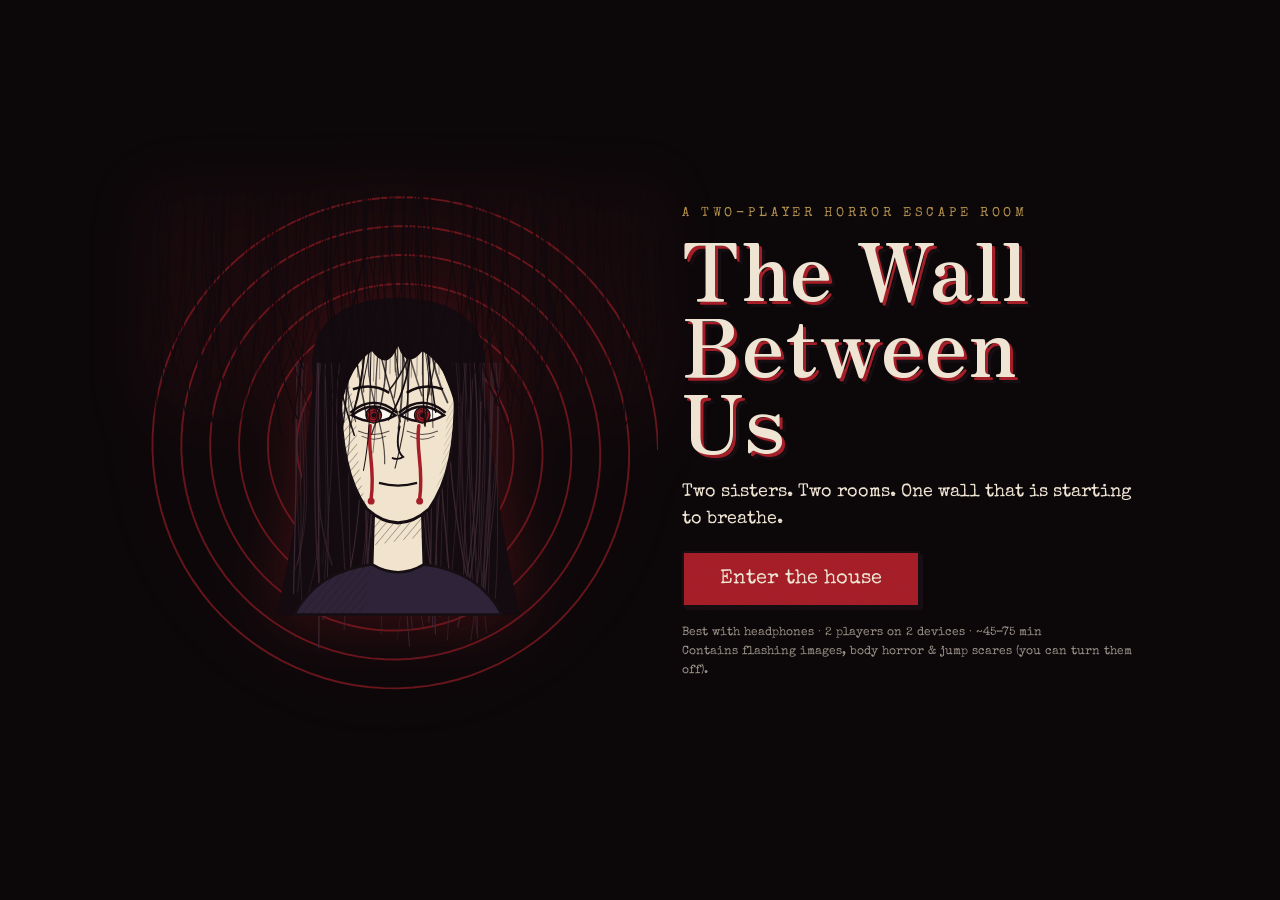
<file: index.html>
<!doctype html>
<html lang="en">
<head>
  <meta charset="utf-8">
  <meta name="viewport" content="width=device-width, initial-scale=1">
  <title>The Wall Between Us</title>
  <meta name="description" content="A two-player co-op horror escape room. Two sisters, two rooms, one wall.">
  <link rel="preconnect" href="https://fonts.googleapis.com">
  <link rel="preconnect" href="https://fonts.gstatic.com" crossorigin>
  <link href="https://fonts.googleapis.com/css2?family=Rock+Salt&family=Special+Elite&family=Zen+Antique&display=swap" rel="stylesheet">
  <link rel="stylesheet" href="css/style.css">
</head>
<body>
  <!-- shared SVG patterns & filters (filled by art.js) -->
  <svg width="0" height="0" style="position:absolute" aria-hidden="true"><defs id="sharedDefs"></defs></svg>

  <main id="app">
    <!-- TITLE -->
    <section id="screen-title" class="screen active">
      <div class="title-wrap">
        <div id="titleArt"></div>
        <div class="title-text">
          <p class="kicker">a two-player horror escape room</p>
          <h1>The Wall<br>Between Us</h1>
          <p class="sub">Two sisters. Two rooms. One wall that is starting to breathe.</p>
          <button class="btn big" id="btnEnter">Enter the house</button>
          <p class="fine">Best with headphones · 2 players on 2 devices · ~45–75 min<br>Contains flashing images, body horror &amp; jump scares (you can turn them off).</p>
        </div>
      </div>
    </section>

    <!-- HOW TO PLAY -->
    <section id="screen-howto" class="screen">
      <div class="card paper">
        <h2>Before you go in</h2>
        <ol class="rules">
          <li><b>You need two players</b>, each on their <b>own</b> screen (phone, tablet or computer).</li>
          <li>Each player picks a <b>different sister</b>. Saya wakes in the doll atelier. Rin wakes in the nursery on the other side of the wall.</li>
          <li>Get on a voice call (or sit back to back). <b>Don't show each other your screens.</b> Describe what you see.</li>
          <li>Almost every lock in your room is opened by something in <b>your sister's</b> room. Talk constantly.</li>
          <li>Click anything that looks interesting. Items you pick up go in your pockets at the bottom; click them to inspect or use them.</li>
          <li>Stuck? The <b>Hints</b> button gives gentle nudges, then the answer.</li>
        </ol>
        <p class="warn">Something lives in the walls of this house. It gets bolder the longer you stay.</p>
        <button class="btn" id="btnHowNext">I understand</button>
      </div>
    </section>

    <!-- CHOOSE -->
    <section id="screen-choose" class="screen">
      <h2 class="choose-h">Who are you?</h2>
      <p class="choose-sub">Your partner must choose the other sister.</p>
      <div class="choose">
        <button class="sister" data-role="saya">
          <div class="portrait" id="pSaya"></div>
          <h3>Saya</h3>
          <p>The older sister.<br><i>The Doll Atelier</i></p>
          <span class="resume" data-resume="saya"></span>
        </button>
        <button class="sister" data-role="rin">
          <div class="portrait" id="pRin"></div>
          <h3>Rin</h3>
          <p>The younger sister.<br><i>The Nursery</i></p>
          <span class="resume" data-resume="rin"></span>
        </button>
      </div>
    </section>

    <!-- INTRO -->
    <section id="screen-intro" class="screen">
      <div class="card paper intro">
        <div id="introText" class="typed"></div>
        <button class="btn hidden" id="btnWake">Open your eyes</button>
      </div>
    </section>

    <!-- GAME -->
    <section id="screen-game" class="screen">
      <header class="hud">
        <div class="hud-l"><span id="hudName"></span><span id="hudRoom"></span></div>
        <div class="hud-c"><span id="timer">00:00</span></div>
        <div class="hud-r">
          <button class="btn sm" id="btnHints">Hints</button>
          <button class="btn sm ghost" id="btnSettings" aria-label="Settings">⚙</button>
        </div>
      </header>
      <div class="stage" id="stage">
        <div id="room"></div>
        <div id="creep"></div>
        <div id="dark"></div>
        <div id="eyes"></div>
        <div id="whisper" aria-live="polite"></div>
      </div>
      <p class="rotate-tip">↻ Turn your phone sideways for a bigger view of the room.</p>
      <footer class="pockets"><span class="plabel">Pockets</span><div id="inv"></div></footer>
    </section>

    <!-- END -->
    <section id="screen-end" class="screen">
      <div class="card paper end">
        <div id="endArt"></div>
        <div id="endText" class="typed"></div>
        <div id="endStats" class="stats hidden"></div>
        <button class="btn hidden" id="btnAgain">Back to the title</button>
      </div>
    </section>
  </main>

  <!-- CLOSE-UP PANEL -->
  <div id="panel" class="overlay hidden" role="dialog" aria-modal="true" aria-labelledby="panelTitle">
    <div class="panel-box paper">
      <button class="x" id="panelClose" aria-label="Close">✕</button>
      <h2 id="panelTitle"></h2>
      <div id="panelBody"></div>
    </div>
  </div>

  <!-- HINTS -->
  <div id="hints" class="overlay hidden" role="dialog" aria-modal="true">
    <div class="panel-box paper">
      <button class="x" data-close="hints" aria-label="Close">✕</button>
      <h2>Hints</h2>
      <p class="muted">Reveal one step at a time. Hints are written for <b id="hintWho"></b>.</p>
      <div id="hintList"></div>
    </div>
  </div>

  <!-- SETTINGS -->
  <div id="settings" class="overlay hidden" role="dialog" aria-modal="true">
    <div class="panel-box paper narrow">
      <button class="x" data-close="settings" aria-label="Close">✕</button>
      <h2>Settings</h2>
      <label class="toggle"><input type="checkbox" id="optSound"> Sound</label>
      <label class="toggle"><input type="checkbox" id="optScares"> Jump scares &amp; flashing</label>
      <hr>
      <button class="btn ghost" id="btnRestart">Restart my room</button>
      <button class="btn ghost" id="btnSwitch">Choose a different sister</button>
    </div>
  </div>

  <div id="scare" class="hidden" aria-hidden="true"></div>
  <div id="toast" aria-live="polite"></div>

  <script src="js/art.js"></script>
  <script src="js/audio.js"></script>
  <script src="js/game.js"></script>
</body>
</html>
</file>
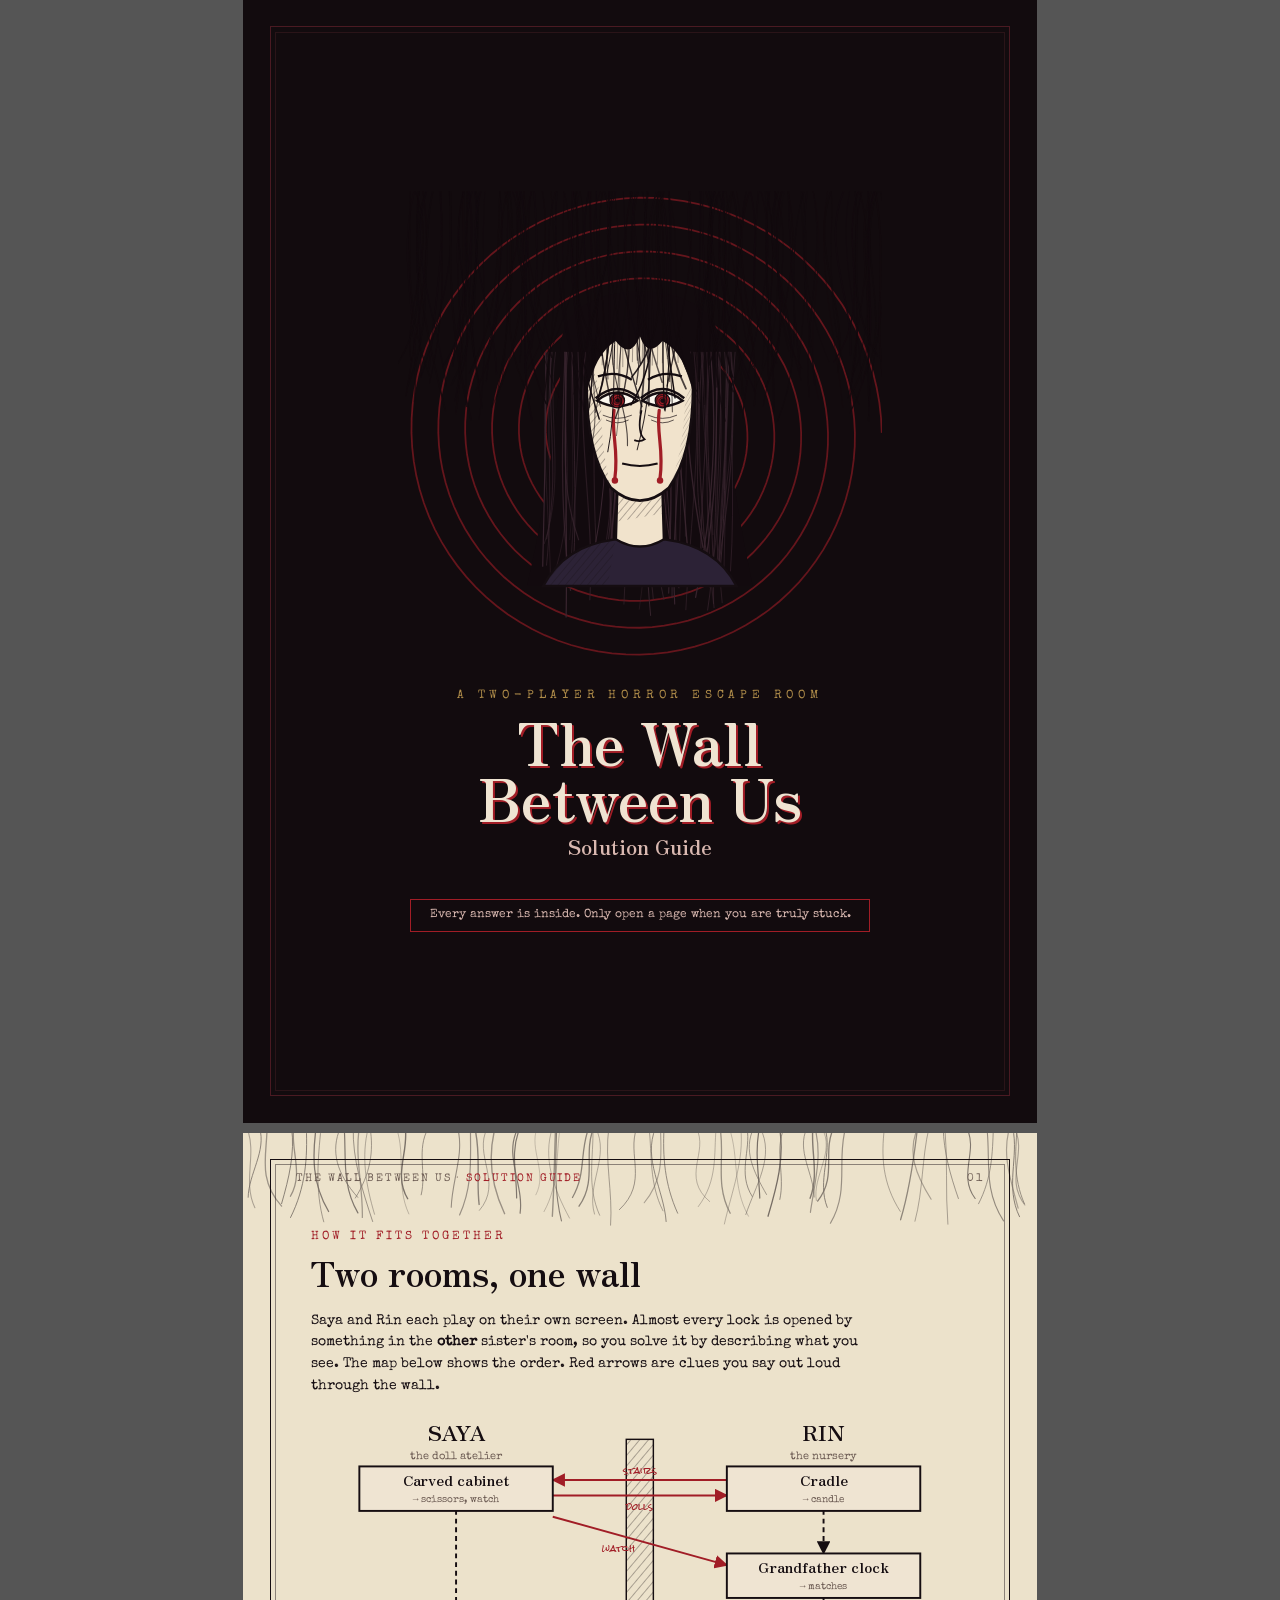
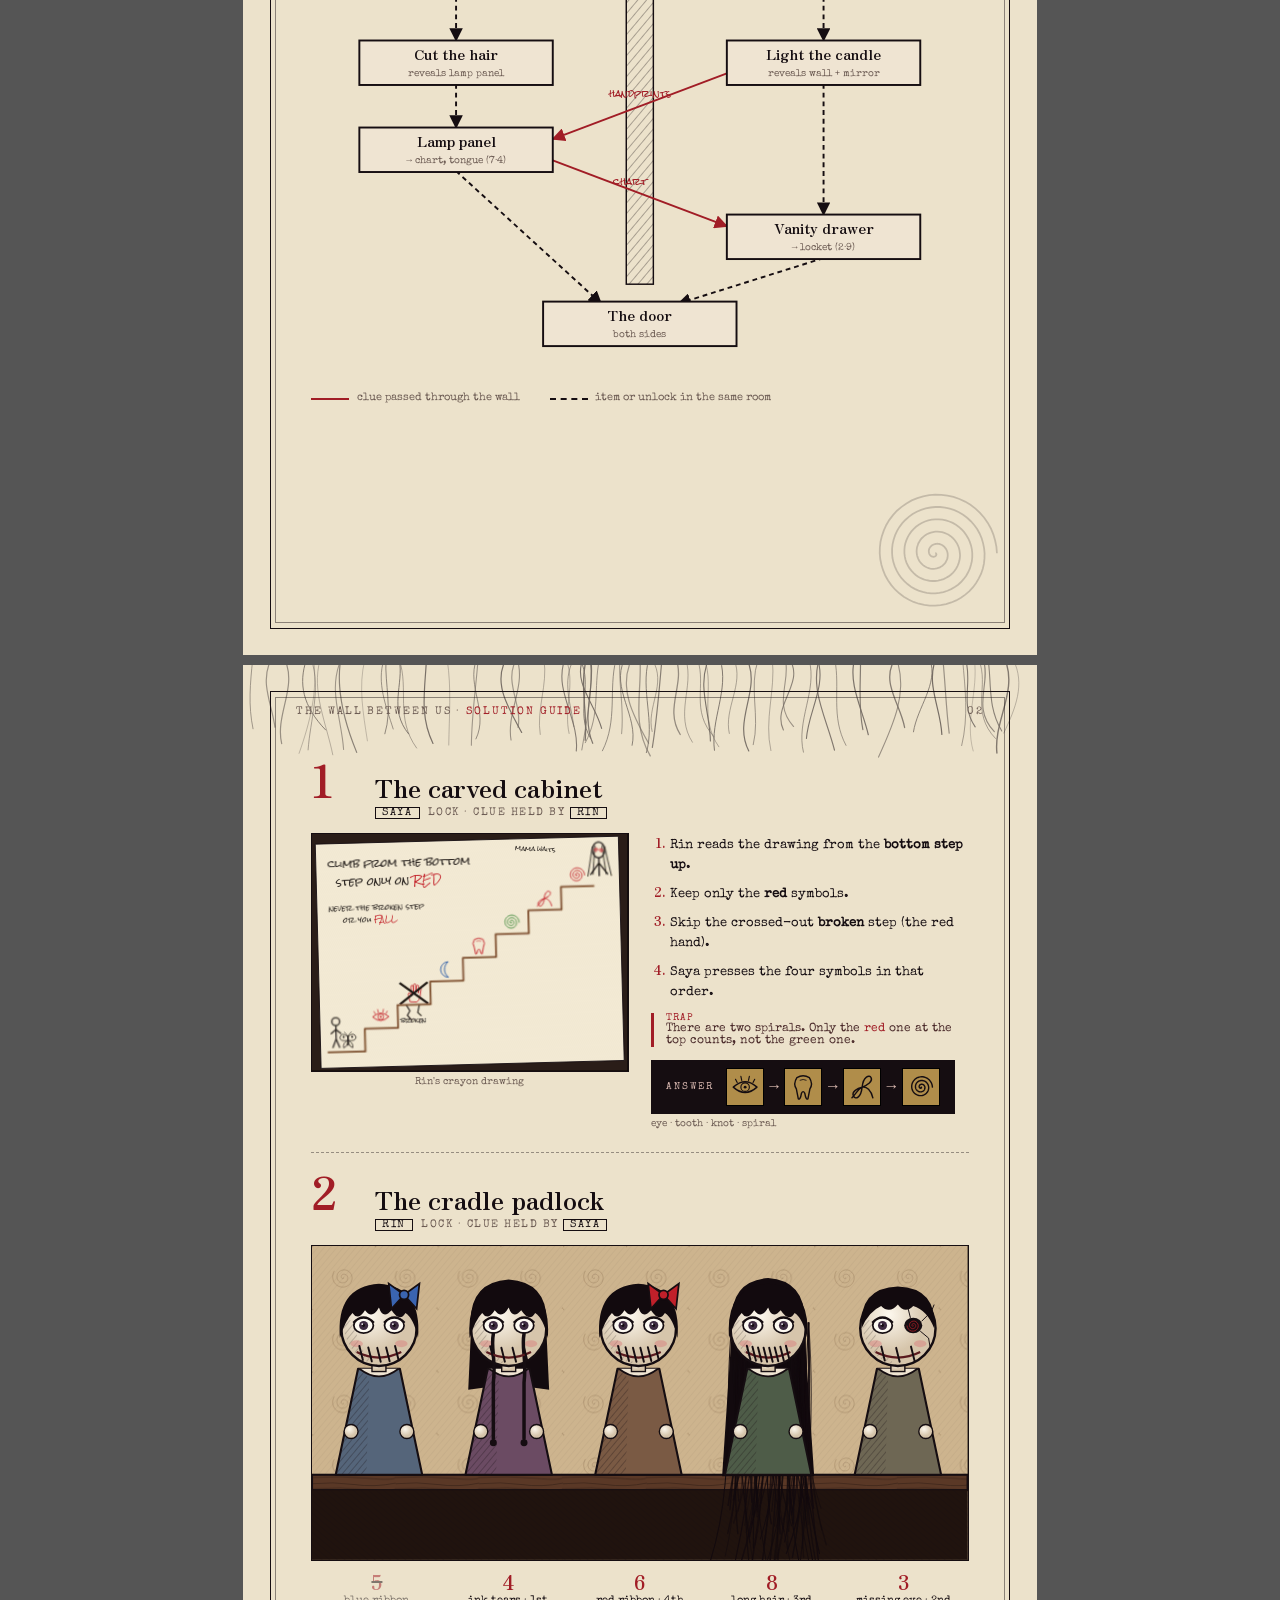
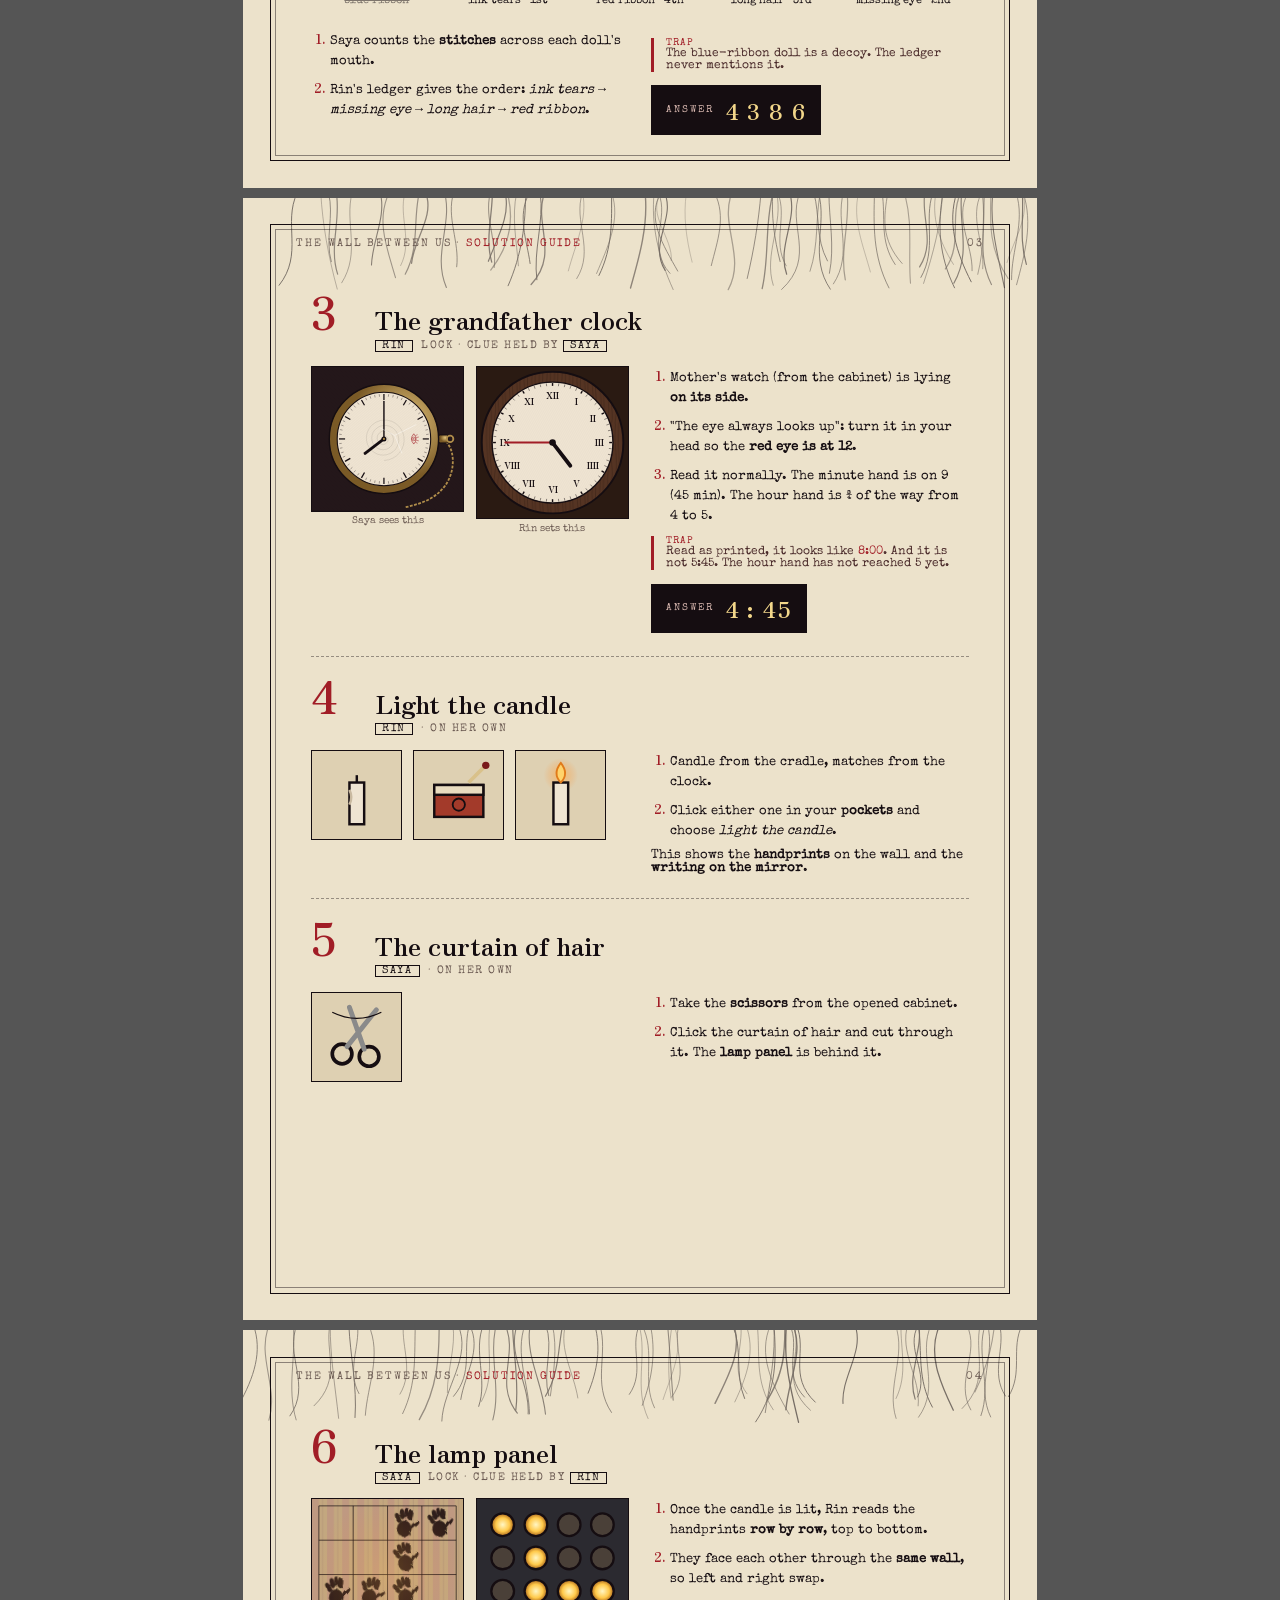
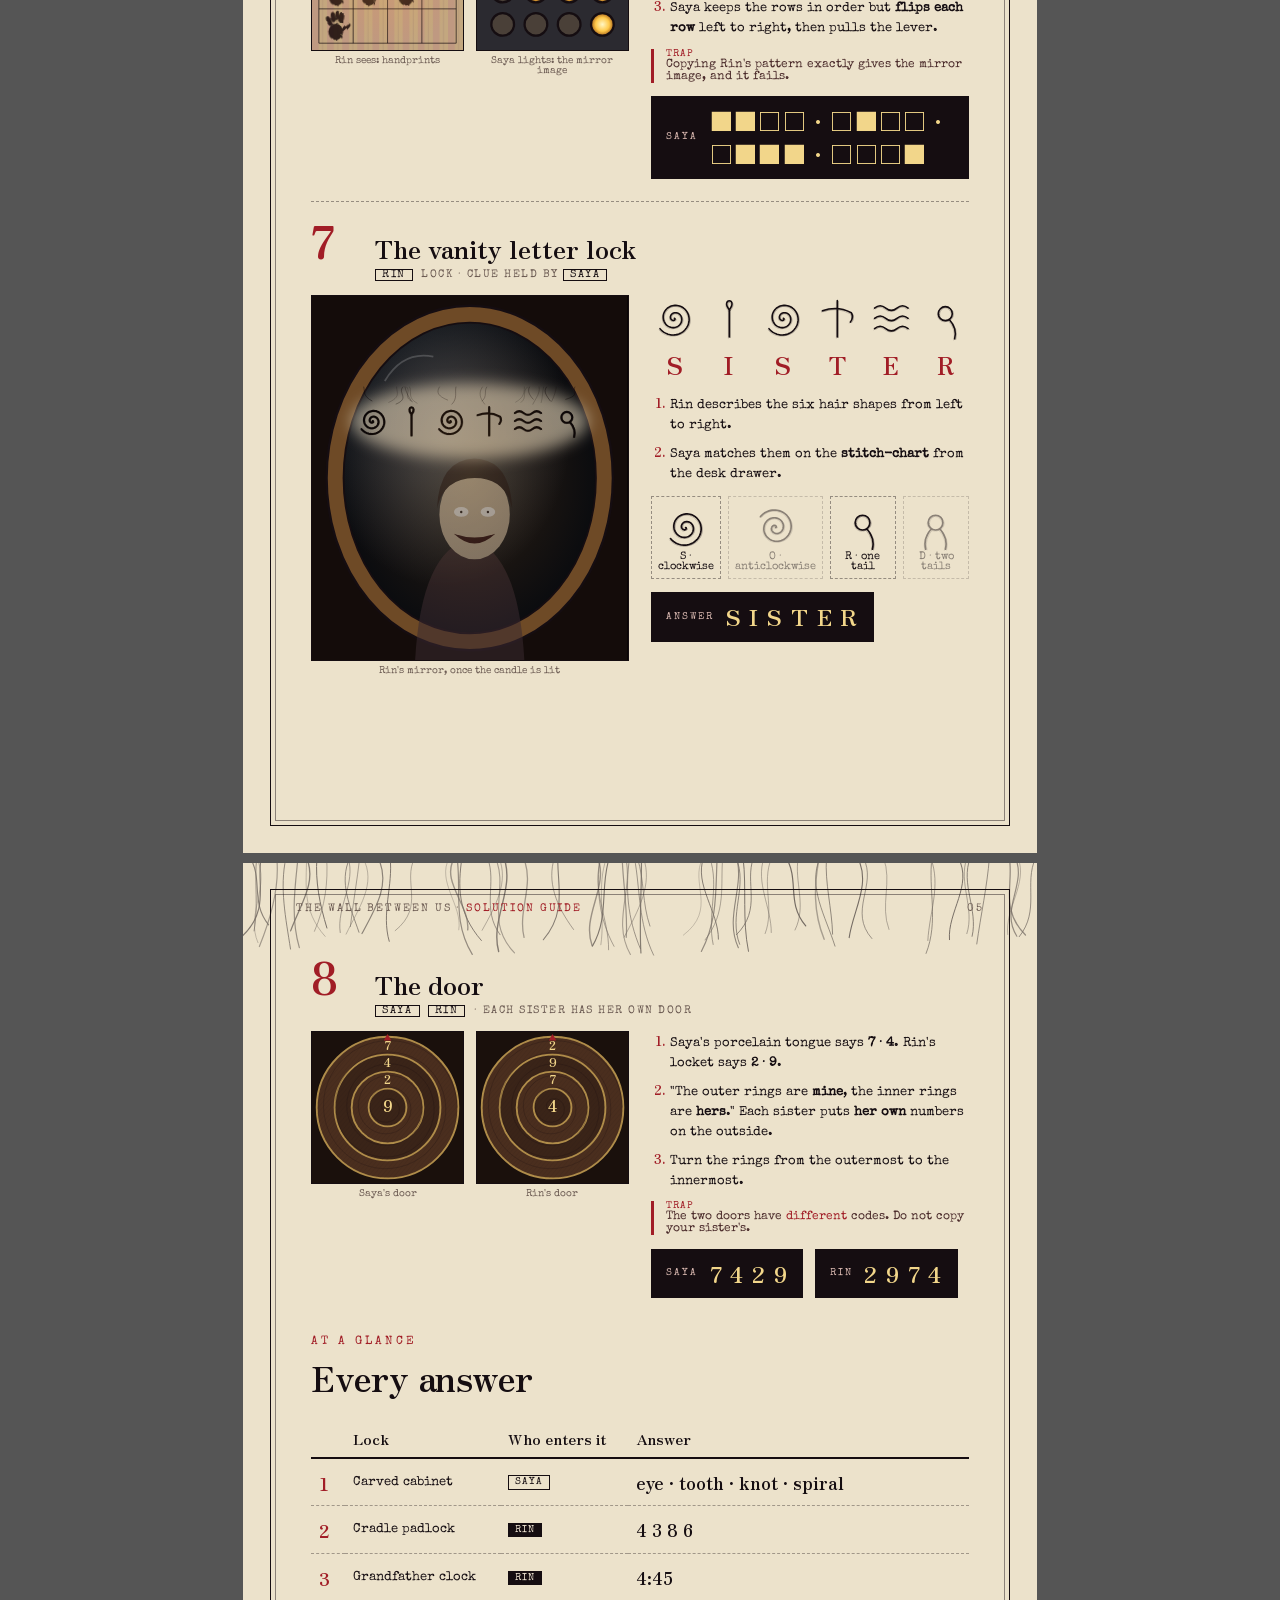
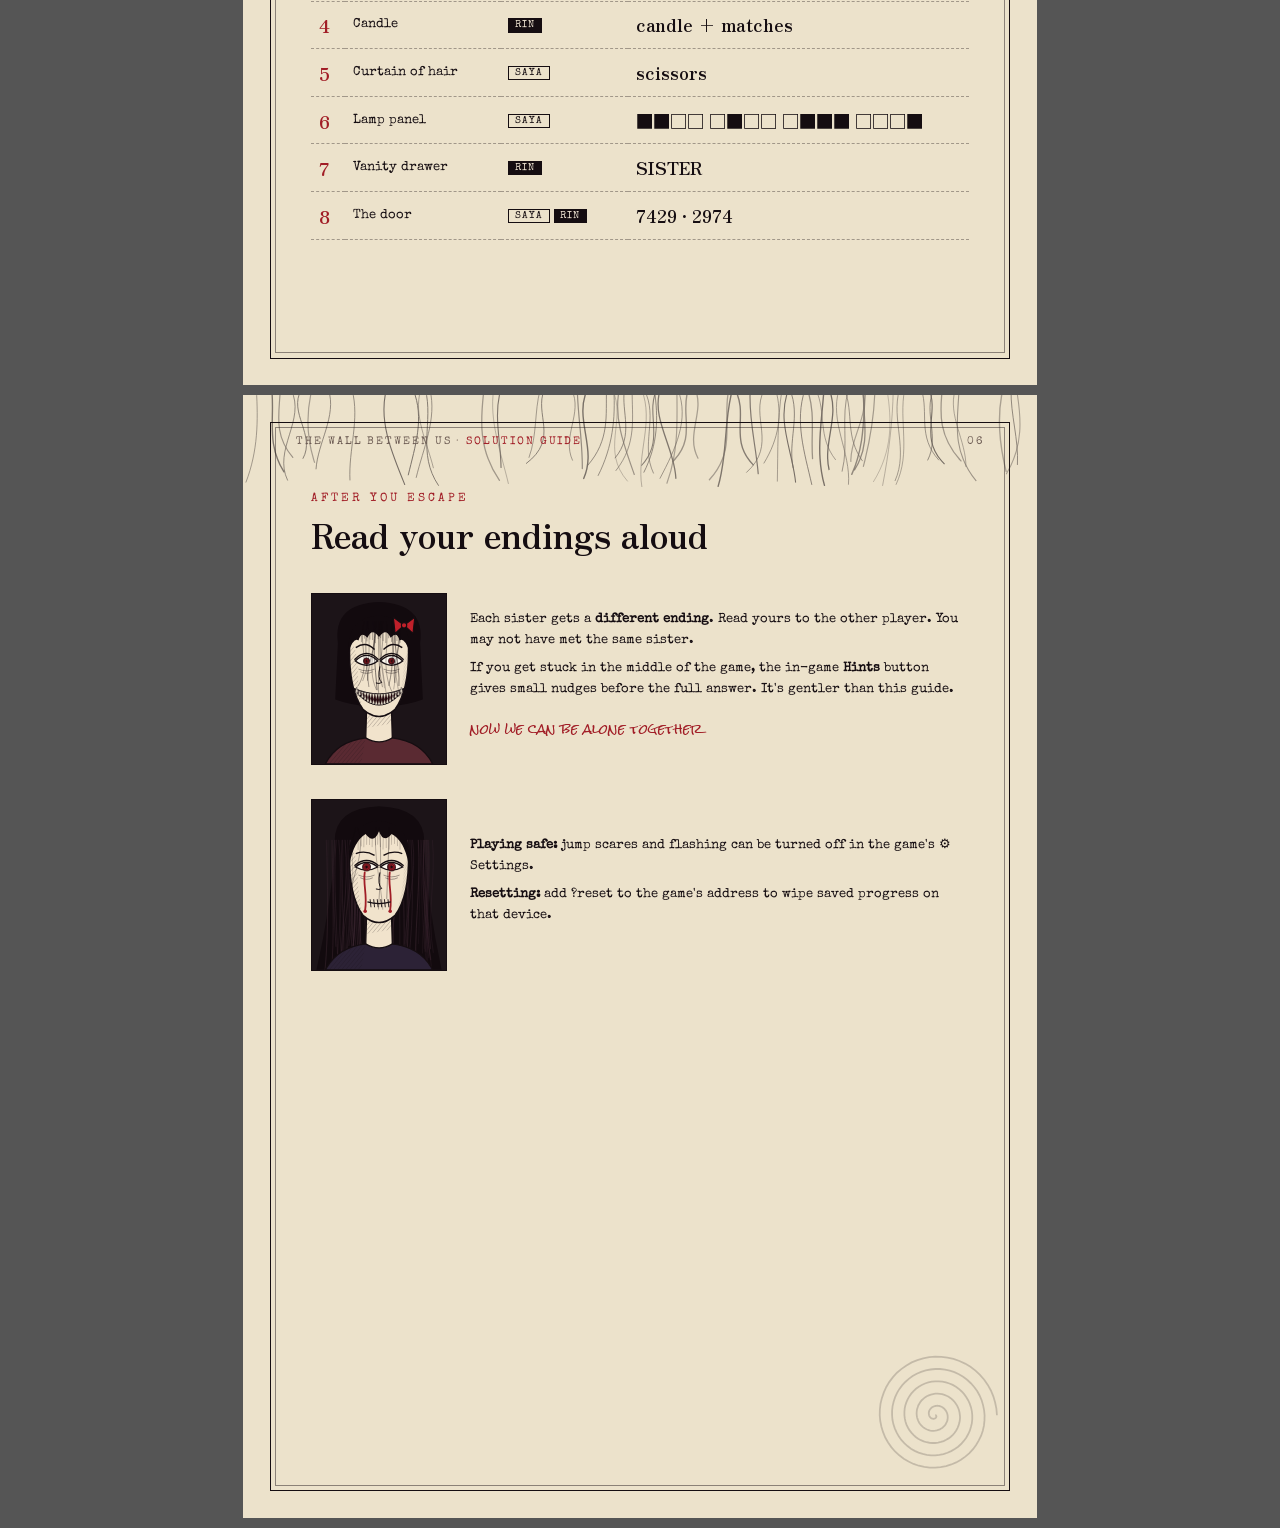
<file: guide/guide.html>
<!doctype html>
<html lang="en">
<head>
<meta charset="utf-8">
<title>The Wall Between Us — Solution Guide</title>
<link href="https://fonts.googleapis.com/css2?family=Rock+Salt&family=Special+Elite&family=Zen+Antique&display=swap" rel="stylesheet">
<style>
  @page { size: A4; margin: 0; }
  :root { --ink:#150d11; --paper:#ece2cb; --blood:#a11d26; --bone:#efe4d2; --mute:#6b5a52; --brass:#b08d4a; }
  * { box-sizing: border-box; }
  html, body { margin: 0; background: #555; }
  body { font-family: 'Special Elite', monospace; color: var(--ink); -webkit-print-color-adjust: exact; print-color-adjust: exact; }
  h1, h2, h3 { font-family: 'Zen Antique', serif; font-weight: 400; margin: 0; }
  .scrawl { font-family: 'Rock Salt', cursive; }
  .roman { font-family: 'Zen Antique', serif; }
  .type { font-family: 'Special Elite', monospace; }

  .page {
    width: 210mm; height: 297mm; position: relative; overflow: hidden;
    background: var(--paper);
    padding: 20mm 18mm 18mm;
    page-break-after: always; break-after: page;
    margin: 0 auto 10px;
  }
  .page:last-child { page-break-after: auto; break-after: auto; }
  .page::before { content: ''; position: absolute; inset: 7mm; border: 1.5px solid var(--ink); pointer-events: none; }
  .page::after { content: ''; position: absolute; inset: 8.4mm; border: .5px solid rgba(21,13,17,.45); pointer-events: none; }
  .hairtop { position: absolute; left: 0; right: 0; top: 0; height: 26mm; pointer-events: none; opacity: .55; }
  .hairtop svg { width: 100%; height: 100%; }
  .corner { position: absolute; width: 34mm; height: 34mm; right: 10mm; bottom: 10mm; opacity: .18; }
  .run { position: absolute; top: 11mm; left: 14mm; right: 14mm; display: flex; justify-content: space-between; font-size: 8pt; letter-spacing: .18em; text-transform: uppercase; color: var(--mute); z-index: 2; }
  .run b { color: var(--blood); font-weight: normal; }

  /* cover */
  .cover { background: #120b0e; color: var(--bone); display: flex; flex-direction: column; align-items: center; justify-content: center; text-align: center; padding: 0; }
  .cover::before { border-color: #4a1a22; }
  .cover::after { border-color: #2a1418; }
  .cover .art { width: 128mm; }
  .cover .art svg { width: 100%; height: auto; display: block; }
  .cover .kick { letter-spacing: .4em; font-size: 9pt; color: var(--brass); text-transform: uppercase; margin-top: 4mm; }
  .cover h1 { font-size: 44pt; line-height: .95; margin: 3mm 0 2mm; text-shadow: 2px 2px 0 var(--blood); }
  .cover .sub { font-size: 15pt; font-family: 'Zen Antique', serif; color: #d9b8b0; }
  .cover .warn { margin-top: 10mm; font-size: 9pt; border: 1px solid var(--blood); padding: 2.5mm 5mm; color: #d9b8b0; }

  /* overview */
  .lead { font-size: 10.5pt; line-height: 1.55; max-width: 150mm; }
  h2.sec { font-size: 26pt; margin: 6mm 0 2mm; }
  h2.sec small { display: block; font-family: 'Special Elite', monospace; font-size: 9pt; letter-spacing: .25em; text-transform: uppercase; color: var(--blood); margin-bottom: 1mm; }
  .flow { margin-top: 6mm; }
  .flow svg { width: 100%; height: auto; display: block; }
  .legend { display: flex; gap: 8mm; font-size: 8.5pt; color: var(--mute); margin-top: 3mm; }
  .legend i { display: inline-block; width: 10mm; height: 0; border-top: 2px solid var(--blood); vertical-align: middle; margin-right: 2mm; }
  .legend i.d { border-top: 2px dashed var(--ink); }

  /* puzzle cards */
  .card { position: relative; padding: 5mm 0 6mm; border-bottom: 1px dashed rgba(21,13,17,.4); }
  .card:last-of-type { border-bottom: none; }
  .card .hd { display: flex; align-items: baseline; gap: 4mm; }
  .num { font-family: 'Zen Antique', serif; font-size: 34pt; color: var(--blood); line-height: .8; min-width: 13mm; }
  .card h3 { font-size: 19pt; }
  .tag { font-size: 8pt; letter-spacing: .14em; text-transform: uppercase; color: var(--mute); margin-top: 1mm; }
  .tag b { color: var(--ink); font-weight: normal; border: 1px solid var(--ink); padding: 0 1.6mm; margin-right: 1mm; }
  .body { display: grid; grid-template-columns: 1fr 1fr; gap: 6mm; margin-top: 4mm; align-items: start; }
  .body.wide { grid-template-columns: 1fr; }
  .fig { background: #000; border: 1.5px solid var(--ink); }
  .fig svg { display: block; width: 100%; height: auto; }
  .icons { display: flex; gap: 3mm; }
  .icons div { width: 24mm; height: 24mm; background: #ded0b2; border: 1.5px solid var(--ink); padding: 2mm; }
  .icons svg { width: 100%; height: 100%; display: block; }
  .cap { font-size: 7.5pt; color: var(--mute); margin-top: 1.2mm; text-align: center; }
  ol.steps { margin: 0; padding-left: 5mm; font-size: 10pt; line-height: 1.5; }
  ol.steps li { margin-bottom: 1.6mm; }
  ol.steps li::marker { color: var(--blood); font-family: 'Zen Antique', serif; }
  .trap { font-size: 9pt; margin-top: 2.5mm; padding-left: 3mm; border-left: 3px solid var(--blood); color: #4a2a2a; }
  .trap .tl { color: var(--blood); letter-spacing: .1em; text-transform: uppercase; font-size: 7.5pt; display: block; }
  .trap b { color: var(--blood); font-weight: normal; }
  .answer { margin-top: 3.5mm; display: inline-flex; align-items: center; gap: 3mm; background: var(--ink); color: var(--bone); padding: 2.2mm 4mm; }
  .answer .lbl { font-size: 7.5pt; letter-spacing: .2em; text-transform: uppercase; color: #d9b8b0; }
  .answer .val { font-family: 'Zen Antique', serif; font-size: 17pt; color: #f2d68a; letter-spacing: .06em; }
  .answer svg { width: 9mm; height: 9mm; }
  .chips { display: flex; align-items: center; gap: 1.5mm; }
  .chips .arr { color: #d9b8b0; }
  .chip { width: 10mm; height: 10mm; background: var(--brass); border: 1px solid #000; padding: 1mm; }
  .chip svg { width: 100%; height: 100%; display: block; }

  .labels { display: grid; grid-template-columns: repeat(5, 1fr); text-align: center; font-size: 8pt; margin-top: 1.5mm; }
  .labels span b { display: block; font-family: 'Zen Antique', serif; font-size: 15pt; color: var(--blood); font-weight: normal; }
  .labels span.x { opacity: .5; text-decoration: line-through; }

  .pair { display: grid; grid-template-columns: 1fr 1fr; gap: 3mm; }
  .glyphs { display: grid; grid-template-columns: repeat(6, 1fr); gap: 2mm; text-align: center; }
  .glyphs div svg { width: 100%; height: auto; }
  .glyphs b { font-family: 'Zen Antique', serif; font-size: 18pt; color: var(--blood); font-weight: normal; }
  .twins { display: grid; grid-template-columns: repeat(4, 1fr); gap: 2mm; text-align: center; font-size: 8pt; margin-top: 3mm; }
  .twins div { border: 1px dashed rgba(21,13,17,.4); padding: 1.5mm; }
  .twins svg { width: 13mm; height: 13mm; display: block; margin: 0 auto; }
  .twins .no { opacity: .45; }

  /* cheat sheet */
  table.cheat { width: 100%; border-collapse: collapse; margin-top: 5mm; font-size: 10pt; }
  table.cheat th { text-align: left; font-family: 'Zen Antique', serif; font-weight: normal; font-size: 11pt; border-bottom: 2px solid var(--ink); padding: 2mm 2mm; }
  table.cheat td { padding: 2.6mm 2mm; border-bottom: 1px dashed rgba(21,13,17,.35); vertical-align: middle; }
  table.cheat td.n { font-family: 'Zen Antique', serif; color: var(--blood); font-size: 14pt; width: 9mm; }
  table.cheat td.a { font-family: 'Zen Antique', serif; font-size: 13pt; white-space: nowrap; }
  .who { font-size: 7.5pt; letter-spacing: .12em; text-transform: uppercase; border: 1px solid var(--ink); padding: .3mm 1.4mm; }
  .who.r { background: var(--ink); color: var(--bone); }
  .endnote { margin-top: 9mm; display: grid; grid-template-columns: 36mm 1fr; gap: 6mm; align-items: center; }
  .endnote .art svg { width: 100%; height: auto; display: block; border: 1.5px solid var(--ink); background: #1c1418; }
  .endnote p { font-size: 10pt; line-height: 1.55; margin: 0 0 2mm; }
</style>
</head>
<body>
<svg width="0" height="0" style="position:absolute"><defs id="sharedDefs"></defs></svg>
<div id="doc"></div>
<script src="../js/art.js"></script>
<script>
const A = ART;
document.getElementById('sharedDefs').innerHTML = A.defs();
const strip = (svg) => svg.replace(/<svg[^>]*>|<\/svg>/g, '');
let pageNo = 0;
function deco(seed, corner) {
  return `<div class="hairtop"><svg viewBox="0 0 800 100" preserveAspectRatio="none">${A.hair(0, -5, 800, 90, 70, seed, { sway: 30, end: 40, w: 1 })}</svg></div>
  ${corner ? '' : '<!--'}<div class="corner"><svg viewBox="0 0 100 100"><path d="${A.spiral(50, 50, 5, 48, true, 300)}" stroke="#150d11" stroke-width="1.4" fill="none"/></svg></div>${corner ? '' : '-->'}`;
}
function page(inner, seed = 3, corner = false) {
  pageNo++;
  return `<section class="page">${deco(seed, corner)}<div class="run"><span>The Wall Between Us · <b>Solution Guide</b></span><span>${String(pageNo).padStart(2, '0')}</span></div>${inner}</section>`;
}
function card(n, title, tags, body, wide) {
  return `<div class="card"><div class="hd"><div class="num">${n}</div><div><h3>${title}</h3><div class="tag">${tags}</div></div></div><div class="body ${wide ? 'wide' : ''}">${body}</div></div>`;
}
const ans = (v, lbl = 'Answer') => `<div class="answer"><span class="lbl">${lbl}</span><span class="val">${v}</span></div>`;
const trap = (t) => `<div class="trap"><span class="tl">Trap</span>${t}</div>`;
const fig = (svg, cap, cls = '') => `<div><div class="fig ${cls}">${svg}</div>${cap ? `<div class="cap">${cap}</div>` : ''}</div>`;
const tags = (lock, clue) => `<b>${lock}</b> lock · clue held by <b>${clue}</b>`;

/* ---------- small custom figures ---------- */
function lampsFig(T) {
  let s = `<svg viewBox="0 0 200 200"><rect width="200" height="200" fill="#2b2a30"/>`;
  for (let r = 0; r < 4; r++) for (let c = 0; c < 4; c++) {
    const on = T[r * 4 + c];
    s += `<circle cx="${34 + c * 44}" cy="${34 + r * 44}" r="15" fill="${on ? 'url(#lampOn)' : '#4a4038'}" stroke="#150d11" stroke-width="3"/>`;
  }
  return s + `</svg>`;
}
function flowFig() {
  const W = 680, colS = 150, colR = 530;
  const nodes = {
    s1: [colS, 70, 'Carved cabinet', '→ scissors, watch'],
    r1: [colR, 70, 'Cradle', '→ candle'],
    r2: [colR, 160, 'Grandfather clock', '→ matches'],
    r3: [colR, 250, 'Light the candle', 'reveals wall + mirror'],
    s2: [colS, 250, 'Cut the hair', 'reveals lamp panel'],
    s3: [colS, 340, 'Lamp panel', '→ chart, tongue (7·4)'],
    r4: [colR, 430, 'Vanity drawer', '→ locket (2·9)'],
    d: [340, 520, 'The door', 'both sides'],
  };
  let s = `<svg viewBox="0 0 ${W} 580"><defs><marker id="ah" viewBox="0 0 10 10" refX="9" refY="5" markerWidth="7" markerHeight="7" orient="auto"><path d="M0 0L10 5L0 10Z" fill="#a11d26"/></marker><marker id="ak" viewBox="0 0 10 10" refX="9" refY="5" markerWidth="7" markerHeight="7" orient="auto"><path d="M0 0L10 5L0 10Z" fill="#150d11"/></marker></defs>`;
  // the wall
  s += `<rect x="326" y="20" width="28" height="460" fill="url(#hatch)" opacity=".5"/><rect x="326" y="20" width="28" height="460" fill="none" stroke="#150d11" stroke-width="1.5"/>`;
  s += `<text x="${colS}" y="22" text-anchor="middle" class="roman" font-size="22" fill="#150d11">SAYA</text><text x="${colS}" y="40" text-anchor="middle" class="type" font-size="11" fill="#6b5a52">the doll atelier</text>`;
  s += `<text x="${colR}" y="22" text-anchor="middle" class="roman" font-size="22" fill="#150d11">RIN</text><text x="${colR}" y="40" text-anchor="middle" class="type" font-size="11" fill="#6b5a52">the nursery</text>`;
  const box = (k) => { const [x, y, t, sub] = nodes[k]; return `<rect x="${x - 100}" y="${y - 22}" width="200" height="46" fill="#efe4d2" stroke="#150d11" stroke-width="2"/><text x="${x}" y="${y - 2}" text-anchor="middle" class="roman" font-size="15" fill="#150d11">${t}</text><text x="${x}" y="${y + 15}" text-anchor="middle" class="type" font-size="10" fill="#6b5a52">${sub}</text>`; };
  const line = (x1, y1, x2, y2, red) => `<path d="M${x1} ${y1} L${x2} ${y2}" stroke="${red ? '#a11d26' : '#150d11'}" stroke-width="2" ${red ? '' : 'stroke-dasharray="5 4"'} marker-end="url(#${red ? 'ah' : 'ak'})" fill="none"/>`;
  // spoken clues cross the wall (red)
  s += line(430, 62, 250, 62, true);       // stairs -> cabinet
  s += line(250, 78, 430, 78, true);       // dolls -> cradle
  s += line(250, 100, 430, 150, true);     // watch -> clock
  s += line(430, 262, 250, 330, true);     // handprints -> lamps
  s += line(250, 352, 430, 420, true);     // cipher -> drawer
  // items in the same room (dashed)
  s += line(colS, 93, colS, 228); s += line(colS, 273, colS, 318);
  s += line(colR, 93, colR, 138); s += line(colR, 183, colR, 228); s += line(colR, 273, colR, 408);
  s += line(colS, 363, 300, 500); s += line(colR, 453, 380, 500);
  Object.keys(nodes).forEach((k) => (s += box(k)));
  // small labels on red arrows
  const lab = (x, y, t) => `<text x="${x}" y="${y}" text-anchor="middle" class="scrawl" font-size="9.5" fill="#a11d26">${t}</text>`;
  s += lab(340, 56, 'stairs'); s += lab(340, 93, 'dolls'); s += lab(318, 136, 'watch'); s += lab(340, 286, 'handprints'); s += lab(330, 377, 'chart');
  return s + `</svg>`;
}

/* ---------- pages ---------- */
let html = '';

// COVER
html += `<section class="page cover">
  <div class="art">${A.titleArt()}</div>
  <div class="kick">a two-player horror escape room</div>
  <h1>The Wall<br>Between Us</h1>
  <div class="sub">Solution Guide</div>
  <div class="warn">Every answer is inside. Only open a page when you are truly stuck.</div>
</section>`;

// OVERVIEW
html += page(`
  <h2 class="sec"><small>How it fits together</small>Two rooms, one wall</h2>
  <p class="lead">Saya and Rin each play on their own screen. Almost every lock is opened by something in the <b>other</b> sister's room, so you solve it by describing what you see. The map below shows the order. Red arrows are clues you say out loud through the wall.</p>
  <div class="flow">${flowFig()}</div>
  <div class="legend"><span><i></i>clue passed through the wall</span><span><i class="d"></i>item or unlock in the same room</span></div>
`, 11, true);

// PUZZLES 1–2
html += page(`
  ${card('1', 'The carved cabinet', tags('Saya', 'Rin'), `
    ${fig(A.stairsSVG(), "Rin's crayon drawing")}
    <div>
      <ol class="steps">
        <li>Rin reads the drawing from the <b>bottom step up</b>.</li>
        <li>Keep only the <b>red</b> symbols.</li>
        <li>Skip the crossed-out <b>broken</b> step (the red hand).</li>
        <li>Saya presses the four symbols in that order.</li>
      </ol>
      ${trap('There are two spirals. Only the <b>red</b> one at the top counts, not the green one.')}
      <div class="answer"><span class="lbl">Answer</span><span class="chips">${['eye', 'tooth', 'knot', 'spiral'].map((n) => `<span class="chip">${A.symSVG(n)}</span>`).join('<span class="arr">→</span>')}</span></div>
      <div class="cap" style="text-align:left">eye · tooth · knot · spiral</div>
    </div>`)}
  ${card('2', 'The cradle padlock', tags('Rin', 'Saya'), `
    <div style="grid-column:1/-1">${fig(A.dollsSVG(), '')}
      <div class="labels"><span class="x"><b>5</b>blue ribbon</span><span><b>4</b>ink tears · 1st</span><span><b>6</b>red ribbon · 4th</span><span><b>8</b>long hair · 3rd</span><span><b>3</b>missing eye · 2nd</span></div>
    </div>
    <div>
      <ol class="steps">
        <li>Saya counts the <b>stitches</b> across each doll's mouth.</li>
        <li>Rin's ledger gives the order: <i>ink tears → missing eye → long hair → red ribbon</i>.</li>
      </ol>
    </div>
    <div>${trap('The blue-ribbon doll is a decoy. The ledger never mentions it.')}${ans('4 3 8 6')}</div>`)}
`, 21);

// PUZZLES 3–5
html += page(`
  ${card('3', 'The grandfather clock', tags('Rin', 'Saya'), `
    <div class="pair">${fig(A.watchSVG(), 'Saya sees this')}${fig(A.clockSVG(4, 45), 'Rin sets this')}</div>
    <div>
      <ol class="steps">
        <li>Mother's watch (from the cabinet) is lying <b>on its side</b>.</li>
        <li>"The eye always looks up": turn it in your head so the <b>red eye is at 12</b>.</li>
        <li>Read it normally. The minute hand is on 9 (45 min). The hour hand is ¾ of the way from 4 to 5.</li>
      </ol>
      ${trap('Read as printed, it looks like <b>8:00</b>. And it is not 5:45. The hour hand has not reached 5 yet.')}
      ${ans('4 : 45')}
    </div>`)}
  ${card('4', 'Light the candle', '<b>Rin</b> · on her own', `
    <div class="icons">${['candle', 'matches', 'candleLit'].map((k) => `<div>${A.ICON[k]}</div>`).join('')}</div>
    <div><ol class="steps"><li>Candle from the cradle, matches from the clock.</li><li>Click either one in your <b>pockets</b> and choose <i>light the candle</i>.</li></ol>
    <p style="font-size:9.5pt;margin:2mm 0 0">This shows the <b>handprints</b> on the wall and the <b>writing on the mirror</b>.</p></div>`)}
  ${card('5', 'The curtain of hair', '<b>Saya</b> · on her own', `
    <div class="icons"><div>${A.ICON.scissors}</div></div>
    <div><ol class="steps"><li>Take the <b>scissors</b> from the opened cabinet.</li><li>Click the curtain of hair and cut through it. The <b>lamp panel</b> is behind it.</li></ol></div>`)}
`, 31);

// PUZZLES 6–7
const T = A.ANS_LAMPS;
html += page(`
  ${card('6', 'The lamp panel', tags('Saya', 'Rin'), `
    <div class="pair">${fig(A.wallSVG(true), 'Rin sees: handprints')}${fig(lampsFig(T), 'Saya lights: the mirror image')}</div>
    <div>
      <ol class="steps">
        <li>Once the candle is lit, Rin reads the handprints <b>row by row</b>, top to bottom.</li>
        <li>They face each other through the <b>same wall</b>, so left and right swap.</li>
        <li>Saya keeps the rows in order but <b>flips each row</b> left to right, then pulls the lever.</li>
      </ol>
      ${trap('Copying Rin\'s pattern exactly gives the mirror image, and it fails.')}
      ${ans('■■□□ · □■□□ · □■■■ · □□□■', 'Saya')}
    </div>`)}
  ${card('7', 'The vanity letter lock', tags('Rin', 'Saya'), `
    <div>
      ${fig(A.mirrorSVG(true), "Rin's mirror, once the candle is lit")}
    </div>
    <div>
      <div class="glyphs">${[...'SISTER'].map((ch) => `<div><svg viewBox="0 0 100 100">${A.glyph(ch, 0, 0, 100)}</svg><b>${ch}</b></div>`).join('')}</div>
      <ol class="steps" style="margin-top:3mm">
        <li>Rin describes the six hair shapes from left to right.</li>
        <li>Saya matches them on the <b>stitch-chart</b> from the desk drawer.</li>
      </ol>
      <div class="twins">
        <div><svg viewBox="0 0 100 100">${A.glyph('S', 0, 0, 100)}</svg>S · clockwise</div>
        <div class="no"><svg viewBox="0 0 100 100">${A.glyph('O', 0, 0, 100)}</svg>O · anticlockwise</div>
        <div><svg viewBox="0 0 100 100">${A.glyph('R', 0, 0, 100)}</svg>R · one tail</div>
        <div class="no"><svg viewBox="0 0 100 100">${A.glyph('D', 0, 0, 100)}</svg>D · two tails</div>
      </div>
      ${ans('S I S T E R')}
    </div>`)}
`, 41);

// PUZZLE 8 + CHEAT SHEET
html += page(`
  ${card('8', 'The door', '<b>Saya</b> <b>Rin</b> · each sister has her own door', `
    <div class="pair">${fig(A.ringsSVG([7, 4, 2, 9]), "Saya's door")}${fig(A.ringsSVG([2, 9, 7, 4]), "Rin's door")}</div>
    <div>
      <ol class="steps">
        <li>Saya's porcelain tongue says <b>7 · 4</b>. Rin's locket says <b>2 · 9</b>.</li>
        <li>"The outer rings are <b>mine</b>, the inner rings are <b>hers</b>." Each sister puts <b>her own</b> numbers on the outside.</li>
        <li>Turn the rings from the outermost to the innermost.</li>
      </ol>
      ${trap('The two doors have <b>different</b> codes. Do not copy your sister\'s.')}
      <div style="display:flex;gap:3mm;flex-wrap:wrap">${ans('7 4 2 9', 'Saya')}${ans('2 9 7 4', 'Rin')}</div>
    </div>`)}
  <h2 class="sec" style="margin-top:4mm"><small>At a glance</small>Every answer</h2>
  <table class="cheat">
    <tr><th></th><th>Lock</th><th>Who enters it</th><th>Answer</th></tr>
    <tr><td class="n">1</td><td>Carved cabinet</td><td><span class="who">Saya</span></td><td class="a">eye · tooth · knot · spiral</td></tr>
    <tr><td class="n">2</td><td>Cradle padlock</td><td><span class="who r">Rin</span></td><td class="a">4 3 8 6</td></tr>
    <tr><td class="n">3</td><td>Grandfather clock</td><td><span class="who r">Rin</span></td><td class="a">4:45</td></tr>
    <tr><td class="n">4</td><td>Candle</td><td><span class="who r">Rin</span></td><td class="a">candle + matches</td></tr>
    <tr><td class="n">5</td><td>Curtain of hair</td><td><span class="who">Saya</span></td><td class="a">scissors</td></tr>
    <tr><td class="n">6</td><td>Lamp panel</td><td><span class="who">Saya</span></td><td class="a">■■□□ □■□□ □■■■ □□□■</td></tr>
    <tr><td class="n">7</td><td>Vanity drawer</td><td><span class="who r">Rin</span></td><td class="a">SISTER</td></tr>
    <tr><td class="n">8</td><td>The door</td><td><span class="who">Saya</span> <span class="who r">Rin</span></td><td class="a">7429 · 2974</td></tr>
  </table>
`, 51);

// ENDING NOTE (fits on its own small page)
html += page(`
  <h2 class="sec"><small>After you escape</small>Read your endings aloud</h2>
  <div class="endnote">
    <div class="art">${A.face({ hair: 'bob', grin: true, spiral: true, ribbon: '#c0202a', seed: 9, dress: '#5a2a32' })}</div>
    <div>
      <p>Each sister gets a <b>different ending</b>. Read yours to the other player. You may not have met the same sister.</p>
      <p>If you get stuck in the middle of the game, the in-game <b>Hints</b> button gives small nudges before the full answer. It's gentler than this guide.</p>
      <p class="scrawl" style="font-size:10pt;color:#a11d26;margin-top:5mm">now we can be alone together</p>
    </div>
  </div>
  <div class="endnote">
    <div class="art">${A.face({ hair: 'long', spiral: true, stitch: true, seed: 7, blood: true, dress: '#2c2236' })}</div>
    <div>
      <p><b>Playing safe:</b> jump scares and flashing can be turned off in the game's ⚙ Settings.</p>
      <p><b>Resetting:</b> add <span class="type">?reset</span> to the game's address to wipe saved progress on that device.</p>
    </div>
  </div>
`, 61, true);

document.getElementById('doc').innerHTML = html;
document.fonts.ready.then(() => document.body.setAttribute('data-ready', '1'));
</script>
</body>
</html>
</file>
<file: css/style.css>
/* ==========================================================================
   THE WALL BETWEEN US — style.css
   Ink-and-paper horror manga, but in sickly colour.
   ========================================================================== */
:root {
  --ink: #150d11;
  --paper: #e9dcc0;
  --paper-2: #d9c7a3;
  --bone: #efe4d2;
  --blood: #a11d26;
  --blood-hi: #d2333c;
  --bruise: #4b2c50;
  --bile: #7f8a3d;
  --sea: #2c4a53;
  --brass: #b08d4a;
  --night: #0b0709;
  --dread: 0;
  --fx: 50%;
  --fy: 50%;
  color-scheme: dark;
}

* { box-sizing: border-box; }
html, body { margin: 0; height: 100%; }
body {
  background: var(--night);
  color: var(--bone);
  font-family: 'Special Elite', 'Courier New', monospace;
  overflow-x: hidden;
  -webkit-tap-highlight-color: transparent;
}
/* paper grain over everything */
body::after {
  content: '';
  position: fixed; inset: 0;
  pointer-events: none;
  z-index: 100;
  opacity: .16;
  mix-blend-mode: overlay;
  background-image: url("data:image/svg+xml,%3Csvg xmlns='http://www.w3.org/2000/svg' width='220' height='220'%3E%3Cfilter id='n'%3E%3CfeTurbulence type='fractalNoise' baseFrequency='.85' numOctaves='3' stitchTiles='stitch'/%3E%3C/filter%3E%3Crect width='100%25' height='100%25' filter='url(%23n)'/%3E%3C/svg%3E");
}

h1, h2, h3 { font-family: 'Zen Antique', 'Times New Roman', serif; font-weight: 400; letter-spacing: .02em; }
.scrawl { font-family: 'Rock Salt', 'Comic Sans MS', cursive; }
.type { font-family: 'Special Elite', monospace; }
.roman { font-family: 'Zen Antique', serif; }
.hidden { display: none !important; }
.muted { opacity: .7; font-size: .9rem; }

/* ---------- screens ---------- */
#app { min-height: 100vh; }
.screen { display: none; min-height: 100vh; padding: 16px; }
.screen.active { display: flex; flex-direction: column; align-items: center; justify-content: center; animation: fadein .9s ease; }
@keyframes fadein { from { opacity: 0; filter: blur(4px); } to { opacity: 1; filter: none; } }

/* ---------- buttons ---------- */
.btn {
  font: inherit; font-size: 1rem;
  background: var(--blood); color: var(--bone);
  border: 2px solid var(--ink); border-radius: 2px;
  padding: .65em 1.3em; cursor: pointer;
  box-shadow: 3px 3px 0 var(--ink);
  transition: transform .08s, background .2s;
}
.btn:hover { background: var(--blood-hi); }
.btn:active { transform: translate(2px, 2px); box-shadow: 1px 1px 0 var(--ink); }
.btn:focus-visible, .hs:focus-visible { outline: 3px dashed var(--brass); outline-offset: 3px; }
.btn.big { font-size: 1.25rem; padding: .8em 1.8em; }
.btn.sm { font-size: .85rem; padding: .4em .8em; }
.btn.ghost { background: transparent; color: inherit; border-color: currentColor; box-shadow: none; }
.btn.ghost:hover { background: rgba(161, 29, 38, .2); }
.btn[disabled] { opacity: .45; cursor: not-allowed; }

/* ---------- paper card ---------- */
.paper {
  background: var(--paper);
  color: var(--ink);
  background-image:
    radial-gradient(ellipse at 20% 10%, rgba(120, 80, 40, .18), transparent 60%),
    radial-gradient(ellipse at 90% 90%, rgba(90, 20, 30, .16), transparent 55%);
  border: 3px solid var(--ink);
  box-shadow: 0 0 0 6px rgba(0, 0, 0, .5), 0 20px 60px rgba(0, 0, 0, .8);
}
.card { max-width: 720px; width: 100%; padding: 28px 30px; position: relative; }
.card h2 { margin-top: 0; font-size: 2rem; }
.rules li { margin: .5em 0; line-height: 1.45; }
.warn { color: var(--blood); font-style: italic; border-left: 4px solid var(--blood); padding-left: 12px; }

/* ---------- title ---------- */
.title-wrap { display: flex; align-items: center; gap: 24px; max-width: 1100px; width: 100%; flex-wrap: wrap; justify-content: center; }
#titleArt { flex: 1 1 360px; max-width: 520px; }
.title-art { width: 100%; height: auto; display: block; filter: drop-shadow(0 0 30px rgba(161, 29, 38, .35)); }
.title-spiral { transform-origin: 300px 300px; animation: spin 90s linear infinite; }
@keyframes spin { to { transform: rotate(360deg); } }
.title-text { flex: 1 1 320px; max-width: 460px; }
.title-text h1 { font-size: clamp(2.8rem, 8vw, 5rem); line-height: .95; margin: .1em 0 .3em; color: var(--bone); text-shadow: 3px 3px 0 var(--blood), 6px 6px 0 var(--ink); }
.kicker { text-transform: uppercase; letter-spacing: .3em; font-size: .8rem; color: var(--brass); margin: 0; }
.sub { font-size: 1.1rem; line-height: 1.5; }
.fine { font-size: .78rem; opacity: .6; margin-top: 1.4em; line-height: 1.5; }

/* ---------- choose ---------- */
.choose-h { font-size: 2.4rem; margin: 0; }
.choose-sub { opacity: .7; margin-top: .3em; }
.choose { display: flex; gap: 24px; flex-wrap: wrap; justify-content: center; margin-top: 12px; }
.sister {
  font: inherit; color: var(--ink); cursor: pointer;
  width: 260px; padding: 14px 14px 18px;
  background: var(--paper); border: 3px solid var(--ink);
  box-shadow: 6px 6px 0 var(--blood);
  transition: transform .2s, box-shadow .2s;
}
.sister:hover, .sister:focus-visible { transform: translateY(-4px) rotate(-1deg); box-shadow: 9px 9px 0 var(--blood-hi); }
.sister h3 { font-size: 1.8rem; margin: .2em 0; }
.sister p { margin: 0; line-height: 1.4; }
.portrait { background: #2a1d24; border: 2px solid var(--ink); }
.portrait svg { display: block; width: 100%; height: auto; }
.resume { display: block; margin-top: 8px; font-size: .8rem; color: var(--blood); min-height: 1em; }

/* ---------- intro / typed text ---------- */
.intro, .end { max-width: 680px; }
.typed { font-size: 1.08rem; line-height: 1.7; white-space: pre-wrap; min-height: 10em; }
.typed .red { color: var(--blood); }
.typed::after { content: '▌'; animation: blink 1s steps(1) infinite; color: var(--blood); }
.typed.done::after { content: ''; }
@keyframes blink { 50% { opacity: 0; } }

/* ---------- game ---------- */
#screen-game.active { justify-content: flex-start; padding: 8px; gap: 8px; }
.hud {
  width: 100%; max-width: 1200px;
  display: flex; align-items: center; justify-content: space-between; gap: 8px;
  padding: 6px 4px; border-bottom: 2px solid #3a1a20;
}
.hud-l { display: flex; flex-direction: column; line-height: 1.15; }
#hudName { font-family: 'Zen Antique', serif; font-size: 1.3rem; color: var(--bone); }
#hudRoom { font-size: .8rem; opacity: .65; }
#timer { font-size: 1.2rem; color: var(--blood-hi); letter-spacing: .1em; }
.hud-r { display: flex; gap: 6px; }

.stage {
  position: relative; width: 100%; max-width: 1200px;
  aspect-ratio: 12 / 7;
  background: #000; overflow: hidden;
  border: 3px solid var(--ink);
  box-shadow: 0 0 0 2px #3a1a20, 0 10px 50px rgba(0, 0, 0, .9);
}
#room, #creep, #dark, #eyes, #whisper { position: absolute; inset: 0; }
#room svg { width: 100%; height: 100%; display: block; }
#creep { pointer-events: none; mix-blend-mode: multiply; }
#creep svg { width: 100%; height: 100%; }
#creepSpiral { stroke-dasharray: 1; stroke-dashoffset: 1; opacity: calc(.15 + var(--dread) * .35); transition: stroke-dashoffset 2s linear; }
#creepHair { transform-origin: 50% 0; transform: scaleY(calc(.04 + var(--dread) * .9)); transition: transform 2s linear; opacity: .9; }
#dark { pointer-events: none; transition: background .6s; }
#dark.bulb { background: radial-gradient(ellipse at 50% 18%, rgba(255, 230, 160, .06) 0, transparent 28%, rgba(20, 0, 8, .5) 92%); animation: bulbflicker 9s infinite; }
@keyframes bulbflicker { 0%, 100% { opacity: 1; } 42% { opacity: 1; } 43% { opacity: .2; background-color: rgba(0, 0, 0, .55); } 44% { opacity: 1; } 46% { opacity: .5; background-color: rgba(0, 0, 0, .4); } 47% { opacity: 1; } }
#dark.moon { background: radial-gradient(circle at var(--fx) var(--fy), rgba(30, 40, 70, .05) 0, rgba(5, 6, 14, .55) 90px, rgba(0, 0, 0, .965) 210px); }
#dark.candle { background: radial-gradient(circle at 31.7% 55%, rgba(255, 160, 60, .12) 0, transparent 35%, rgba(0, 0, 0, .45) 95%); animation: candle 2.4s infinite alternate; }
@keyframes candle { 0% { opacity: .9; } 30% { opacity: 1; } 55% { opacity: .82; } 70% { opacity: 1; } 100% { opacity: .9; } }

.hs { cursor: pointer; outline: none; }
.hs:hover > :not(rect:first-of-type), .hs:focus-visible > * { filter: drop-shadow(0 0 6px rgba(210, 51, 60, .9)); }
.hs rect:first-of-type { pointer-events: all; }
.bulb { transform-origin: 600px 0; animation: sway 6s ease-in-out infinite; }
@keyframes sway { 0%, 100% { transform: rotate(-2deg); } 50% { transform: rotate(2deg); } }
.bulbglow { mix-blend-mode: screen; }
.flame { transform-origin: 381px 388px; animation: flame .3s infinite alternate; }
@keyframes flame { to { transform: scaleY(1.15) skewX(4deg); } }
.candleglow { mix-blend-mode: screen; animation: candle 1.8s infinite alternate; }
.pendulum { transform-origin: 795px 204px; }
.pendulum.swing { animation: pend 1.6s ease-in-out infinite alternate; }
@keyframes pend { from { transform: rotate(-9deg); } to { transform: rotate(9deg); } }
.peek { animation: peek 7s infinite; }
@keyframes peek { 0%, 70%, 100% { opacity: 0; } 74%, 92% { opacity: 1; } }
.winface { opacity: 0; transition: opacity .25s; }
.winface.show { opacity: 1; }

/* small horror events */
.stage.flicker #room { animation: flick 1.2s steps(1); }
@keyframes flick { 0% { filter: brightness(.15); } 10% { filter: none; } 20% { filter: brightness(.05); } 35% { filter: none; } 50% { filter: brightness(.3) hue-rotate(-20deg); } 60% { filter: none; } }
.stage.shake, .panel-box.shake { animation: shake .45s; }
@keyframes shake { 20% { transform: translate(-8px, 2px); } 40% { transform: translate(7px, -3px); } 60% { transform: translate(-5px, 3px); } 80% { transform: translate(4px, -1px); } }
.stage.redpulse::after { content: ''; position: absolute; inset: 0; background: radial-gradient(transparent 40%, rgba(161, 29, 38, .55)); pointer-events: none; animation: fadeout 1.6s forwards; }
@keyframes fadeout { from { opacity: 1; } to { opacity: 0; } }

#eyes { pointer-events: none; }
.eyepair { position: absolute; width: 70px; pointer-events: auto; animation: eyesin 6s forwards; }
.eyepair svg { width: 100%; display: block; }
@keyframes eyesin { 0% { opacity: 0; } 15%, 75% { opacity: 1; } 78% { opacity: .1; } 80%, 90% { opacity: 1; } 100% { opacity: 0; } }

#whisper { pointer-events: none; display: flex; align-items: flex-end; justify-content: center; padding-bottom: 8%; }
#whisper span { font-family: 'Rock Salt', cursive; color: #d9b8b0; font-size: clamp(.8rem, 2vw, 1.25rem); text-shadow: 0 0 8px #000, 0 0 2px var(--blood); animation: whisp 4.5s forwards; letter-spacing: .05em; text-align: center; padding: 0 16px; }
@keyframes whisp { 0% { opacity: 0; filter: blur(6px); transform: translateY(6px); } 20%, 70% { opacity: 1; filter: blur(0); transform: none; } 100% { opacity: 0; filter: blur(4px); transform: translateY(-8px); } }

/* ---------- pockets ---------- */
.pockets { width: 100%; max-width: 1200px; display: flex; align-items: center; gap: 10px; padding: 4px; min-height: 76px; }
.plabel { font-size: .75rem; letter-spacing: .2em; text-transform: uppercase; opacity: .55; writing-mode: vertical-rl; transform: rotate(180deg); }
#inv { display: flex; gap: 8px; flex-wrap: wrap; }
.item {
  width: 64px; height: 64px; padding: 4px;
  background: var(--paper-2); border: 2px solid var(--ink); cursor: pointer;
  box-shadow: 3px 3px 0 #3a1a20; position: relative;
}
.item:hover { background: var(--paper); }
.item svg { width: 100%; height: 100%; }
.item.new { animation: newitem 1.2s 3; }
@keyframes newitem { 50% { box-shadow: 0 0 0 4px var(--blood-hi); } }
.empty-pockets { opacity: .4; font-size: .85rem; }

/* ---------- overlays ---------- */
.overlay {
  position: fixed; inset: 0; z-index: 50;
  background: rgba(5, 2, 4, .82);
  display: flex; align-items: flex-start; justify-content: center;
  padding: 24px 12px; overflow-y: auto;
  animation: fadein .25s;
}
.panel-box { width: 100%; max-width: 900px; padding: 20px 22px 24px; position: relative; margin: auto 0; }
.panel-box.narrow { max-width: 420px; }
.panel-box h2 { margin: 0 34px 10px 0; font-size: 1.7rem; }
.panel-box p { line-height: 1.55; }
.x { position: absolute; top: 8px; right: 10px; background: none; border: none; font-size: 1.5rem; cursor: pointer; color: var(--ink); padding: 4px 8px; }
.x:hover { color: var(--blood); }
.art { background: #000; border: 2px solid var(--ink); margin: 0 auto 12px; }
.art svg.closeup { display: block; width: 100%; height: auto; max-height: 62vh; }
.art.narrow { max-width: 460px; }
.art.mid { max-width: 620px; }
.note {
  background: #f5ecd6; border: 1px solid #9a8a6a; padding: 12px 16px; margin: 10px 0;
  box-shadow: 2px 3px 0 rgba(0, 0, 0, .25); transform: rotate(-.4deg); font-size: 1.02rem;
}
.note.hand { font-family: 'Rock Salt', cursive; font-size: .9rem; line-height: 2; }
.note .sig { display: block; text-align: right; font-style: italic; opacity: .7; }
.actions { display: flex; gap: 10px; flex-wrap: wrap; margin-top: 12px; align-items: center; }
.feedback { min-height: 1.4em; color: var(--blood); font-weight: bold; margin-top: 8px; }

/* keypad (cabinet) */
.slots { display: flex; gap: 10px; justify-content: center; margin: 12px 0; }
.slot { width: 62px; height: 62px; border: 3px solid var(--ink); background: #2a1d18; padding: 6px; }
.slot svg { width: 100%; height: 100%; }
.keypad { display: grid; grid-template-columns: repeat(4, minmax(0, 86px)); gap: 10px; justify-content: center; }
.key { aspect-ratio: 1; background: var(--brass); border: 3px solid var(--ink); cursor: pointer; padding: 10px; box-shadow: 3px 3px 0 var(--ink); }
.key:hover { background: #d0aa5c; }
.key:active { transform: translate(2px, 2px); box-shadow: 1px 1px 0 var(--ink); }
.key svg { width: 100%; height: 100%; display: block; }

/* digit wheels */
.wheels { display: flex; gap: 12px; justify-content: center; flex-wrap: wrap; margin: 12px 0; }
.wheel { display: flex; flex-direction: column; align-items: center; gap: 4px; }
.wheel button { font: inherit; width: 54px; background: #3a2418; color: var(--bone); border: 2px solid var(--ink); cursor: pointer; padding: 4px; }
.wheel button:hover { background: var(--blood); }
.wheel .d { width: 54px; height: 62px; display: grid; place-items: center; font-family: 'Zen Antique', serif; font-size: 2.2rem; background: url("data:image/svg+xml,%3Csvg xmlns='http://www.w3.org/2000/svg' width='10' height='10'%3E%3C/svg%3E"), linear-gradient(#1b110c, #4a3020 50%, #1b110c); color: #f2d68a; border: 3px solid var(--ink); }
.wheel label { font-size: .72rem; text-transform: uppercase; letter-spacing: .1em; opacity: .75; text-align: center; max-width: 80px; }

/* letters */
.letters { display: flex; gap: 8px; justify-content: center; margin: 12px 0; }
.letters input {
  width: 52px; height: 62px; text-align: center; text-transform: uppercase;
  font-family: 'Zen Antique', serif; font-size: 2rem;
  background: linear-gradient(#1b110c, #4a3020 50%, #1b110c); color: #f2d68a;
  border: 3px solid var(--ink); border-radius: 0;
}
.letters input:focus { outline: 3px solid var(--blood-hi); }

/* lamps */
.lampgrid { display: grid; grid-template-columns: repeat(4, 64px); gap: 12px; justify-content: center; background: #2b2a30; padding: 18px; border: 4px solid var(--ink); width: max-content; margin: 10px auto; }
.lamp { width: 64px; height: 64px; border-radius: 50%; border: 4px solid var(--ink); background: radial-gradient(#5a4e44, #2e2620); cursor: pointer; box-shadow: inset 0 -6px 10px rgba(0, 0, 0, .5); }
.lamp.on { background: radial-gradient(#fff6c4, #ffc94a 60%, #a8641a); box-shadow: 0 0 22px #ffc94a, inset 0 -4px 6px rgba(0, 0, 0, .25); }

/* clock controls */
.clockctl { display: flex; gap: 20px; justify-content: center; flex-wrap: wrap; }
.clockctl .wheel .d { width: 74px; }

/* rings */
.ringwrap { display: flex; gap: 18px; align-items: center; justify-content: center; flex-wrap: wrap; }
.ringwrap .art { margin: 0; width: 280px; }

/* hints */
.hint { border-top: 2px dashed rgba(0, 0, 0, .3); padding: 10px 0; }
.hint h3 { margin: 0 0 4px; font-size: 1.2rem; display: flex; justify-content: space-between; gap: 8px; align-items: baseline; }
.hint h3 small { font-family: 'Special Elite', monospace; font-size: .75rem; color: var(--sea); }
.hint ol { margin: 6px 0; padding-left: 1.3em; }
.hint li { margin: 4px 0; }
.hint li.sol { color: var(--blood); font-weight: bold; }
.hint .solved { color: #3f6a3a; }

/* settings */
.toggle { display: flex; align-items: center; gap: 10px; margin: 10px 0; font-size: 1.05rem; cursor: pointer; }
.toggle input { width: 22px; height: 22px; accent-color: var(--blood); }
#settings .btn { display: block; width: 100%; margin: 8px 0; }

/* toast */
#toast { position: fixed; left: 50%; bottom: 24px; transform: translateX(-50%); z-index: 70; display: flex; flex-direction: column; gap: 6px; align-items: center; pointer-events: none; width: min(92vw, 520px); }
#toast div { background: var(--ink); color: var(--bone); border: 2px solid var(--blood); padding: 10px 16px; animation: toast 3.6s forwards; text-align: center; }
@keyframes toast { 0% { opacity: 0; transform: translateY(10px); } 10%, 85% { opacity: 1; transform: none; } 100% { opacity: 0; } }

/* jump scare */
#scare { position: fixed; inset: 0; z-index: 90; background: #000; display: grid; place-items: center; }
#scare svg { height: 110vh; width: auto; max-width: none; }
#scare.go { animation: scarebg .9s steps(2) forwards; }
#scare.go svg { animation: lunge .9s cubic-bezier(.2, 2, .4, 1) forwards; }
@keyframes lunge { 0% { transform: scale(.4); filter: contrast(2) brightness(1.3); } 30% { transform: scale(1.35) rotate(-3deg); } 60% { transform: scale(1.5) rotate(2deg); filter: contrast(2.5) saturate(2); } 100% { transform: scale(1.7); filter: contrast(3) brightness(.4); } }
@keyframes scarebg { 0% { background: #000; } 25% { background: #5a0008; } 50% { background: #000; } 75% { background: #8a000c; } 100% { background: #000; } }

/* end */
#endArt { max-width: 260px; margin: 0 auto 12px; border: 3px solid var(--ink); background: #1c1418; }
#endArt svg { display: block; width: 100%; height: auto; }
.stats { border-top: 2px dashed rgba(0, 0, 0, .35); margin-top: 14px; padding-top: 10px; }
.stats b { color: var(--blood); }

.rotate-tip { display: none; font-size: .85rem; opacity: .7; text-align: center; padding: 6px; }
@media (orientation: portrait) and (max-width: 700px) { .rotate-tip { display: block; } }

/* small screens */
@media (max-width: 700px) {
  .screen { padding: 12px; }
  .card { padding: 20px 18px; }
  .keypad { grid-template-columns: repeat(4, minmax(0, 68px)); gap: 8px; }
  .lampgrid { grid-template-columns: repeat(4, 50px); gap: 10px; padding: 12px; }
  .lamp { width: 50px; height: 50px; }
  .letters input { width: 42px; height: 54px; font-size: 1.6rem; }
  .wheel .d, .wheel button { width: 46px; }
  .panel-box { padding: 16px 14px 20px; }
  .item { width: 54px; height: 54px; }
  .pockets { min-height: 64px; }
}

@media (prefers-reduced-motion: reduce) {
  .bulb, .title-spiral, .peek, .pendulum.swing, .flame, .candleglow, #dark.bulb, #dark.candle { animation: none !important; }
  .stage.flicker #room { animation: none; }
}
</file>
